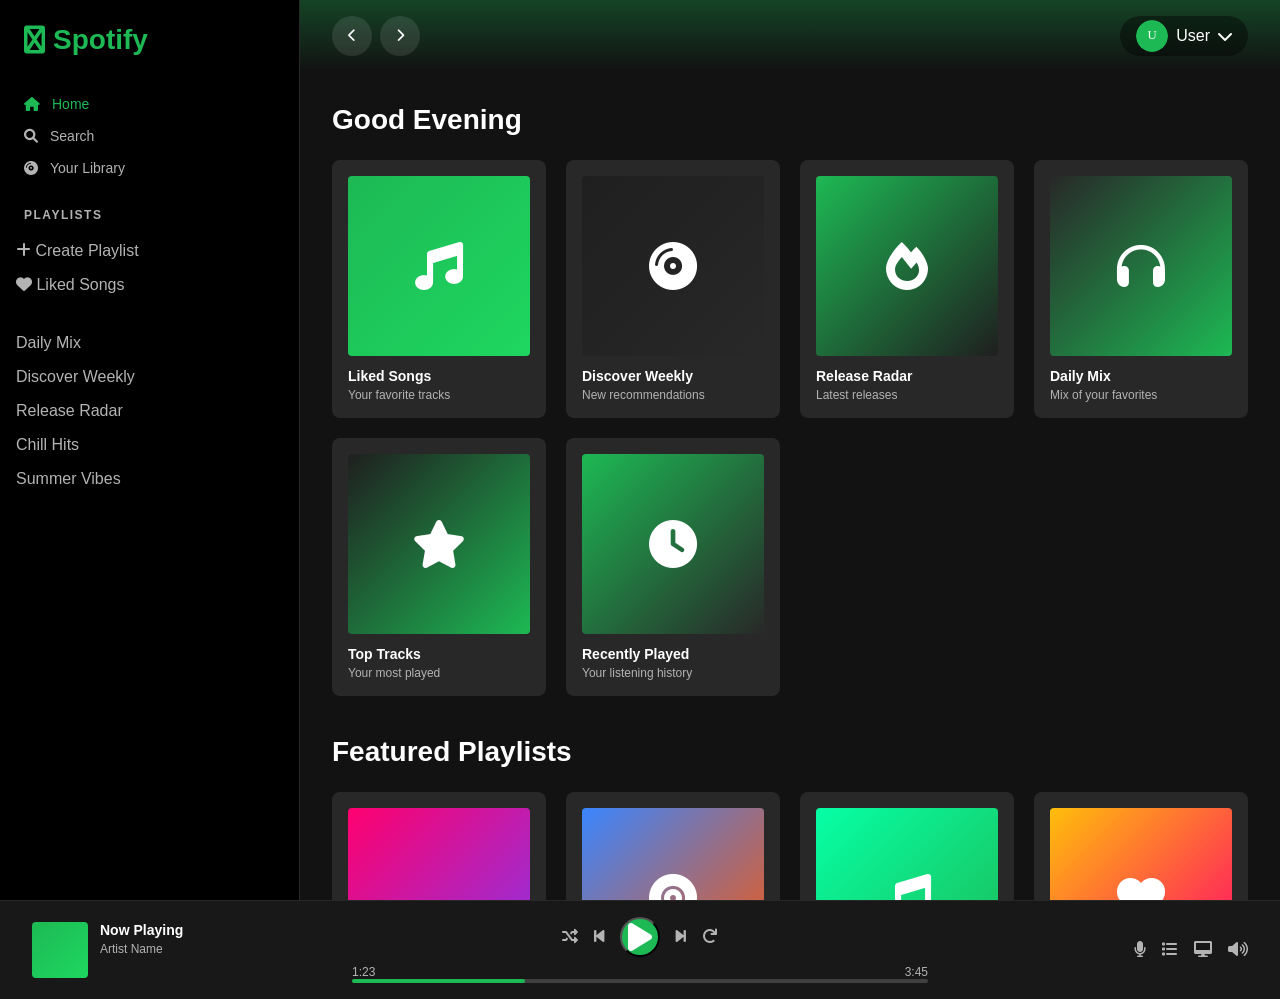
<file: spotify.html>
<!DOCTYPE html>
<html lang="en">
<head>
    <meta charset="UTF-8">
    <meta name="viewport" content="width=device-width, initial-scale=1.0">
    <title>Spotify Clone</title>
    <link rel="stylesheet" href="https://cdnjs.cloudflare.com/ajax/libs/font-awesome/6.0.0/css/all.min.css">
    <style>
        * {
            margin: 0;
            padding: 0;
            box-sizing: border-box;
        }

        body {
            font-family: 'Segoe UI', Tahoma, Geneva, Verdana, sans-serif;
            background: #121212;
            color: #fff;
            overflow-x: hidden;
        }

        .container {
            display: flex;
            height: 100vh;
        }

        /* Sidebar */
        .sidebar {
            width: 300px;
            background: #000;
            padding: 24px 0;
            overflow-y: auto;
            border-right: 1px solid #282828;
        }

        .logo {
            padding: 0 24px 32px;
            font-size: 28px;
            font-weight: bold;
            color: #1db954;
            display: flex;
            align-items: center;
            gap: 8px;
        }

        .nav-section {
            margin-bottom: 24px;
        }

        .nav-section h3 {
            padding: 0 24px 12px;
            font-size: 12px;
            text-transform: uppercase;
            color: #b3b3b3;
            font-weight: 600;
            letter-spacing: 1.5px;
        }

        .nav-item {
            padding: 8px 24px;
            color: #b3b3b3;
            cursor: pointer;
            transition: all 0.3s;
            display: flex;
            align-items: center;
            gap: 12px;
            text-decoration: none;
            font-size: 14px;
        }

        .nav-item:hover {
            color: #fff;
        }

        .nav-item.active {
            color: #1db954;
        }

        /* Main Content */
        .main-content {
            flex: 1;
            display: flex;
            flex-direction: column;
        }

        /* Header */
        .header {
            background: linear-gradient(180deg, rgba(29, 185, 84, 0.3) 0%, #121212 100%);
            padding: 16px 32px;
            display: flex;
            justify-content: space-between;
            align-items: center;
            backdrop-filter: blur(10px);
        }

        .header-left {
            display: flex;
            gap: 8px;
        }

        .header-btn {
            background: rgba(255, 255, 255, 0.1);
            border: none;
            color: #fff;
            width: 40px;
            height: 40px;
            border-radius: 50%;
            cursor: pointer;
            display: flex;
            align-items: center;
            justify-content: center;
            transition: all 0.3s;
        }

        .header-btn:hover {
            background: rgba(255, 255, 255, 0.2);
        }

        .user-profile {
            display: flex;
            align-items: center;
            gap: 8px;
            background: rgba(0, 0, 0, 0.4);
            padding: 4px 16px;
            border-radius: 24px;
            cursor: pointer;
            transition: all 0.3s;
        }

        .user-profile:hover {
            background: rgba(0, 0, 0, 0.6);
        }

        .user-profile img {
            width: 32px;
            height: 32px;
            border-radius: 50%;
        }

        /* Content Area */
        .content {
            flex: 1;
            overflow-y: auto;
            padding: 32px;
        }

        .section-title {
            font-size: 28px;
            font-weight: bold;
            margin-bottom: 24px;
        }

        .cards-grid {
            display: grid;
            grid-template-columns: repeat(auto-fill, minmax(180px, 1fr));
            gap: 20px;
            margin-bottom: 40px;
        }

        .card {
            background: #282828;
            padding: 16px;
            border-radius: 8px;
            cursor: pointer;
            transition: all 0.3s;
        }

        .card:hover {
            background: #333333;
            transform: translateY(-4px);
        }

        .card-image {
            width: 100%;
            height: 180px;
            background: linear-gradient(135deg, #1db954, #1ed760);
            border-radius: 4px;
            margin-bottom: 12px;
            display: flex;
            align-items: center;
            justify-content: center;
            font-size: 48px;
        }

        .card-title {
            font-weight: 600;
            margin-bottom: 4px;
            font-size: 14px;
        }

        .card-subtitle {
            color: #b3b3b3;
            font-size: 12px;
        }

        /* Playlist Section */
        .playlist-item {
            padding: 8px 16px;
            color: #b3b3b3;
            cursor: pointer;
            transition: all 0.3s;
            border-radius: 4px;
        }

        .playlist-item:hover {
            background: rgba(255, 255, 255, 0.1);
            color: #fff;
        }

        /* Player */
        .player {
            background: #181818;
            border-top: 1px solid #282828;
            padding: 16px 32px;
        }

        .player-content {
            display: grid;
            grid-template-columns: 1fr 2fr 1fr;
            align-items: center;
            gap: 32px;
        }

        .player-track {
            display: flex;
            gap: 12px;
        }

        .player-track-image {
            width: 56px;
            height: 56px;
            background: linear-gradient(135deg, #1db954, #1ed760);
            border-radius: 4px;
        }

        .player-track-info h4 {
            font-size: 14px;
            margin-bottom: 4px;
        }

        .player-track-info p {
            font-size: 12px;
            color: #b3b3b3;
        }

        .player-center {
            display: flex;
            flex-direction: column;
            gap: 8px;
        }

        .player-controls {
            display: flex;
            justify-content: center;
            align-items: center;
            gap: 16px;
        }

        .player-btn {
            background: none;
            border: none;
            color: #b3b3b3;
            cursor: pointer;
            font-size: 16px;
            transition: all 0.3s;
        }

        .player-btn:hover {
            color: #1db954;
        }

        .play-btn {
            color: #fff;
            font-size: 32px;
            width: 40px;
            height: 40px;
            background: #1db954;
            border-radius: 50%;
            display: flex;
            align-items: center;
            justify-content: center;
        }

        .play-btn:hover {
            background: #1ed760;
            transform: scale(1.05);
        }

        .progress-bar {
            width: 100%;
            height: 4px;
            background: #404040;
            border-radius: 2px;
            cursor: pointer;
        }

        .progress {
            height: 100%;
            background: #1db954;
            width: 30%;
            border-radius: 2px;
        }

        .time-info {
            display: flex;
            justify-content: space-between;
            font-size: 12px;
            color: #b3b3b3;
        }

        .player-right {
            display: flex;
            justify-content: flex-end;
            gap: 16px;
            align-items: center;
        }

        .player-right-btn {
            background: none;
            border: none;
            color: #b3b3b3;
            cursor: pointer;
            font-size: 16px;
            transition: all 0.3s;
        }

        .player-right-btn:hover {
            color: #1db954;
        }

        /* Scrollbar */
        ::-webkit-scrollbar {
            width: 8px;
        }

        ::-webkit-scrollbar-track {
            background: #181818;
        }

        ::-webkit-scrollbar-thumb {
            background: #282828;
            border-radius: 4px;
        }

        ::-webkit-scrollbar-thumb:hover {
            background: #404040;
        }
    </style>
</head>
<body>
    <div class="container">
        <!-- Sidebar -->
        <div class="sidebar">
            <div class="logo">
                <i class="fas fa-spotify"></i> Spotify
            </div>

            <div class="nav-section">
                <a class="nav-item active" href="#">
                    <i class="fas fa-home"></i> Home
                </a>
                <a class="nav-item" href="#">
                    <i class="fas fa-search"></i> Search
                </a>
                <a class="nav-item" href="#">
                    <i class="fas fa-compact-disc"></i> Your Library
                </a>
            </div>

            <div class="nav-section">
                <h3>Playlists</h3>
                <div class="playlist-item">
                    <i class="fas fa-plus"></i> Create Playlist
                </div>
                <div class="playlist-item">
                    <i class="fas fa-heart"></i> Liked Songs
                </div>
            </div>

            <div class="nav-section">
                <div class="playlist-item">Daily Mix</div>
                <div class="playlist-item">Discover Weekly</div>
                <div class="playlist-item">Release Radar</div>
                <div class="playlist-item">Chill Hits</div>
                <div class="playlist-item">Summer Vibes</div>
            </div>
        </div>

        <!-- Main Content -->
        <div class="main-content">
            <!-- Header -->
            <div class="header">
                <div class="header-left">
                    <button class="header-btn"><i class="fas fa-chevron-left"></i></button>
                    <button class="header-btn"><i class="fas fa-chevron-right"></i></button>
                </div>
                <div class="user-profile">
                    <img src="data:image/svg+xml,%3Csvg xmlns='http://www.w3.org/2000/svg' viewBox='0 0 100 100'%3E%3Ccircle cx='50' cy='50' r='50' fill='%231db954'/%3E%3Ctext x='50' y='60' text-anchor='middle' fill='white' font-size='40'%3EU%3C/text%3E%3C/svg%3E" alt="User">
                    <span>User</span>
                    <i class="fas fa-chevron-down"></i>
                </div>
            </div>

            <!-- Content -->
            <div class="content">
                <div class="section-title">Good Evening</div>

                <div class="cards-grid">
                    <div class="card">
                        <div class="card-image">
                            <i class="fas fa-music"></i>
                        </div>
                        <div class="card-title">Liked Songs</div>
                        <div class="card-subtitle">Your favorite tracks</div>
                    </div>

                    <div class="card">
                        <div class="card-image" style="background: linear-gradient(135deg, #1f1f1f, #282828);">
                            <i class="fas fa-compact-disc"></i>
                        </div>
                        <div class="card-title">Discover Weekly</div>
                        <div class="card-subtitle">New recommendations</div>
                    </div>

                    <div class="card">
                        <div class="card-image" style="background: linear-gradient(135deg, #1db954, #1f1f1f);">
                            <i class="fas fa-fire"></i>
                        </div>
                        <div class="card-title">Release Radar</div>
                        <div class="card-subtitle">Latest releases</div>
                    </div>

                    <div class="card">
                        <div class="card-image" style="background: linear-gradient(135deg, #282828, #1db954);">
                            <i class="fas fa-headphones"></i>
                        </div>
                        <div class="card-title">Daily Mix</div>
                        <div class="card-subtitle">Mix of your favorites</div>
                    </div>

                    <div class="card">
                        <div class="card-image" style="background: linear-gradient(135deg, #1f1f1f, #1db954);">
                            <i class="fas fa-star"></i>
                        </div>
                        <div class="card-title">Top Tracks</div>
                        <div class="card-subtitle">Your most played</div>
                    </div>

                    <div class="card">
                        <div class="card-image" style="background: linear-gradient(135deg, #1db954, #282828);">
                            <i class="fas fa-clock"></i>
                        </div>
                        <div class="card-title">Recently Played</div>
                        <div class="card-subtitle">Your listening history</div>
                    </div>
                </div>

                <div class="section-title">Featured Playlists</div>

                <div class="cards-grid">
                    <div class="card">
                        <div class="card-image" style="background: linear-gradient(135deg, #ff006e, #8338ec);">
                            <i class="fas fa-disc"></i>
                        </div>
                        <div class="card-title">Pop Rising</div>
                        <div class="card-subtitle">The hottest pop hits</div>
                    </div>

                    <div class="card">
                        <div class="card-image" style="background: linear-gradient(135deg, #3a86ff, #fb5607);">
                            <i class="fas fa-record-vinyl"></i>
                        </div>
                        <div class="card-title">Deep Focus</div>
                        <div class="card-subtitle">Music to concentrate</div>
                    </div>

                    <div class="card">
                        <div class="card-image" style="background: linear-gradient(135deg, #06ffa5, #1db954);">
                            <i class="fas fa-music"></i>
                        </div>
                        <div class="card-title">Workout Hits</div>
                        <div class="card-subtitle">Get pumped up</div>
                    </div>

                    <div class="card">
                        <div class="card-image" style="background: linear-gradient(135deg, #ffbe0b, #ff006e);">
                            <i class="fas fa-heart"></i>
                        </div>
                        <div class="card-title">Love Songs</div>
                        <div class="card-subtitle">Romantic melodies</div>
                    </div>
                </div>
            </div>
        </div>
    </div>

    <!-- Player -->
    <div class="player">
        <div class="player-content">
            <!-- Left -->
            <div class="player-track">
                <div class="player-track-image"></div>
                <div class="player-track-info">
                    <h4>Now Playing</h4>
                    <p>Artist Name</p>
                </div>
            </div>

            <!-- Center -->
            <div class="player-center">
                <div class="player-controls">
                    <button class="player-btn"><i class="fas fa-random"></i></button>
                    <button class="player-btn"><i class="fas fa-step-backward"></i></button>
                    <button class="play-btn"><i class="fas fa-play"></i></button>
                    <button class="player-btn"><i class="fas fa-step-forward"></i></button>
                    <button class="player-btn"><i class="fas fa-redo"></i></button>
                </div>
                <div>
                    <div class="time-info">
                        <span>1:23</span>
                        <span>3:45</span>
                    </div>
                    <div class="progress-bar">
                        <div class="progress"></div>
                    </div>
                </div>
            </div>

            <!-- Right -->
            <div class="player-right">
                <button class="player-right-btn"><i class="fas fa-microphone"></i></button>
                <button class="player-right-btn"><i class="fas fa-list"></i></button>
                <button class="player-right-btn"><i class="fas fa-desktop"></i></button>
                <button class="player-right-btn"><i class="fas fa-volume-up"></i></button>
            </div>
        </div>
    </div>
</body>
</html>
</file>
